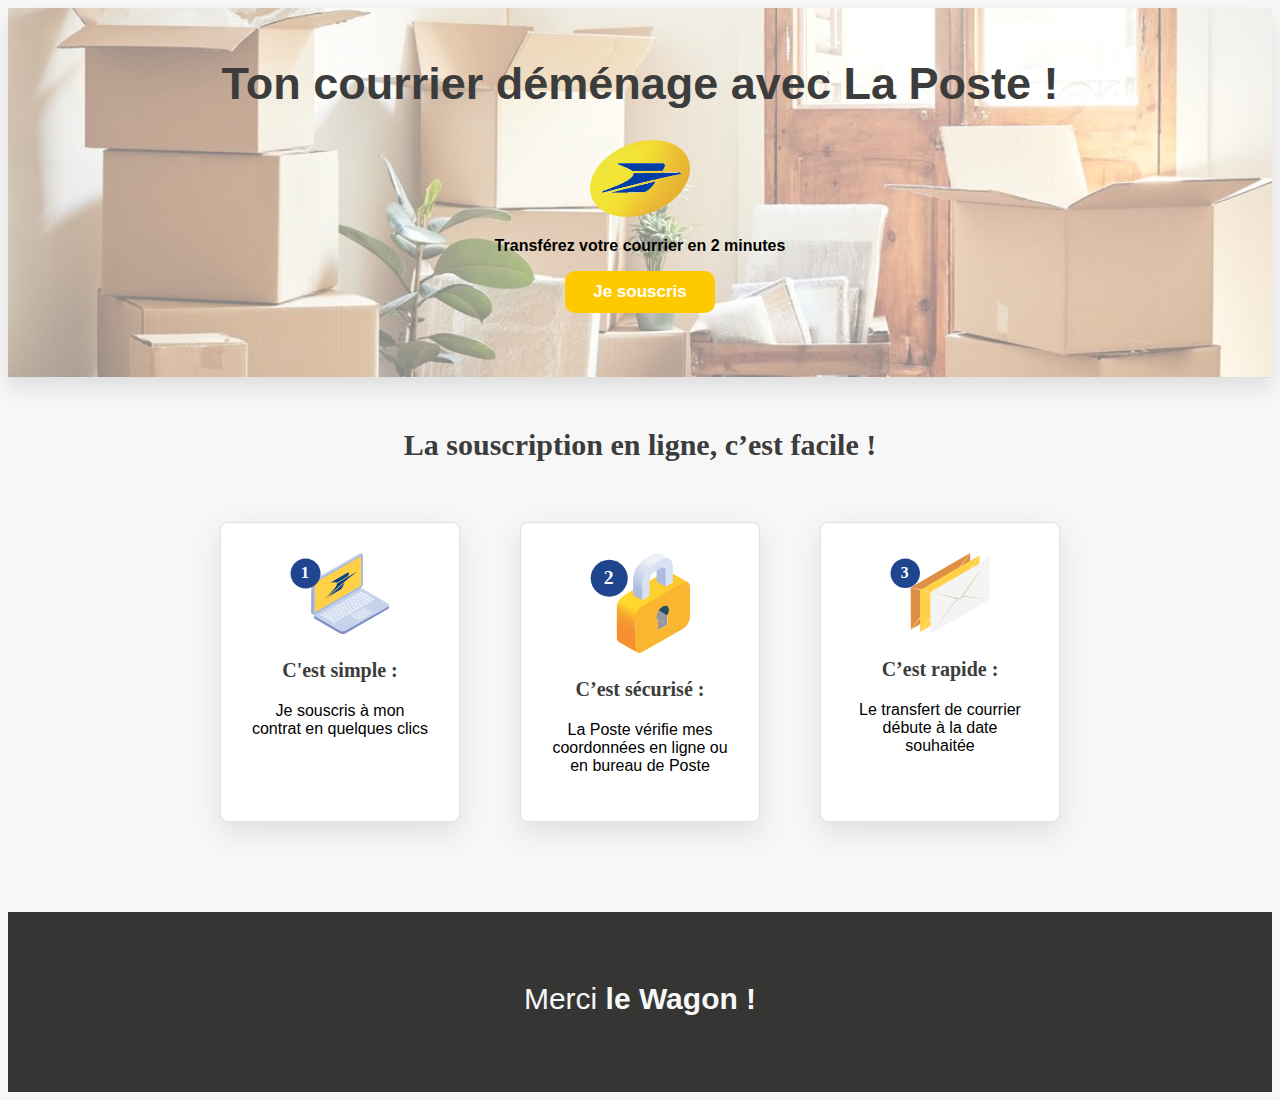
<file: Index.html>
<!DOCTYPE html>
<html>
  <head>
	<title>Déménagement  | La Poste</title>
  	<meta name="description" content="Vous déménagez ? Transférez votre courrier en 2 minutes !">
  	<meta charset="utf-8">
  	<link rel="stylesheet" href="style.css">
  </head>

  <body>
	<div id="banner">
		<h1>Ton courrier déménage avec La Poste !</h1>
		<img src="images/la_poste_logo.png" alt="la_poste_logo" width="100px">
		<p><strong>Transférez votre courrier en 2 minutes</strong></p>
		
		<a class="typeform-share button" href="https://form.typeform.com/to/GM0WwwVV" data-mode="popup" style="display:inline-block;text-decoration:none;background-color:#FFC900;color:white;cursor:pointer;font-family:Helvetica,Arial,sans-serif;font-size:17px;line-height:42.5px;text-align:center;margin:0;height:42.5px;padding:0px 28px;border-radius:10px;max-width:100%;white-space:nowrap;overflow:hidden;text-overflow:ellipsis;font-weight:bold;-webkit-font-smoothing:antialiased;-moz-osx-font-smoothing:grayscale;" data-submit-close-delay="2" target="_blank">Je souscris </a> <script> (function() { var qs,js,q,s,d=document, gi=d.getElementById, ce=d.createElement, gt=d.getElementsByTagName, id="typef_orm_share", b="https://embed.typeform.com/"; if(!gi.call(d,id)){ js=ce.call(d,"script"); js.id=id; js.src=b+"embed.js"; q=gt.call(d,"script")[0]; q.parentNode.insertBefore(js,q) } })() </script>	
	</div>	

	<h2>La souscription en ligne, c’est facile !</h2>
		
	<div class="container">
		<div class="card">
  		<img src="images/card_image_1.svg" alt="souscription">
  		<h3>C'est simple :</h3>
  		<p>Je souscris à mon contrat en quelques clics</p>	
  		</div>
  		
  		<div class="card">
  		<img src="images/card_image_2.svg" alt="souscription">
  		<h3>C’est sécurisé :</h3>
  		<p>La Poste vérifie mes coordonnées en ligne ou en bureau de Poste</p>	
  		</div>
  		
  		<div class="card">
  		<img src="images/card_image_3.svg" alt="souscription">
  		<h3>C’est rapide :</h3>
  		<p>Le transfert de courrier débute à la date souhaitée</p>	
  		</div>
	</div>

  	<div id="footer">
  		<p>Merci <a href="https://www.lewagon.com"><strong>le Wagon !</strong></a></p>

  	</div>
	
  </body>
</html>
</file>
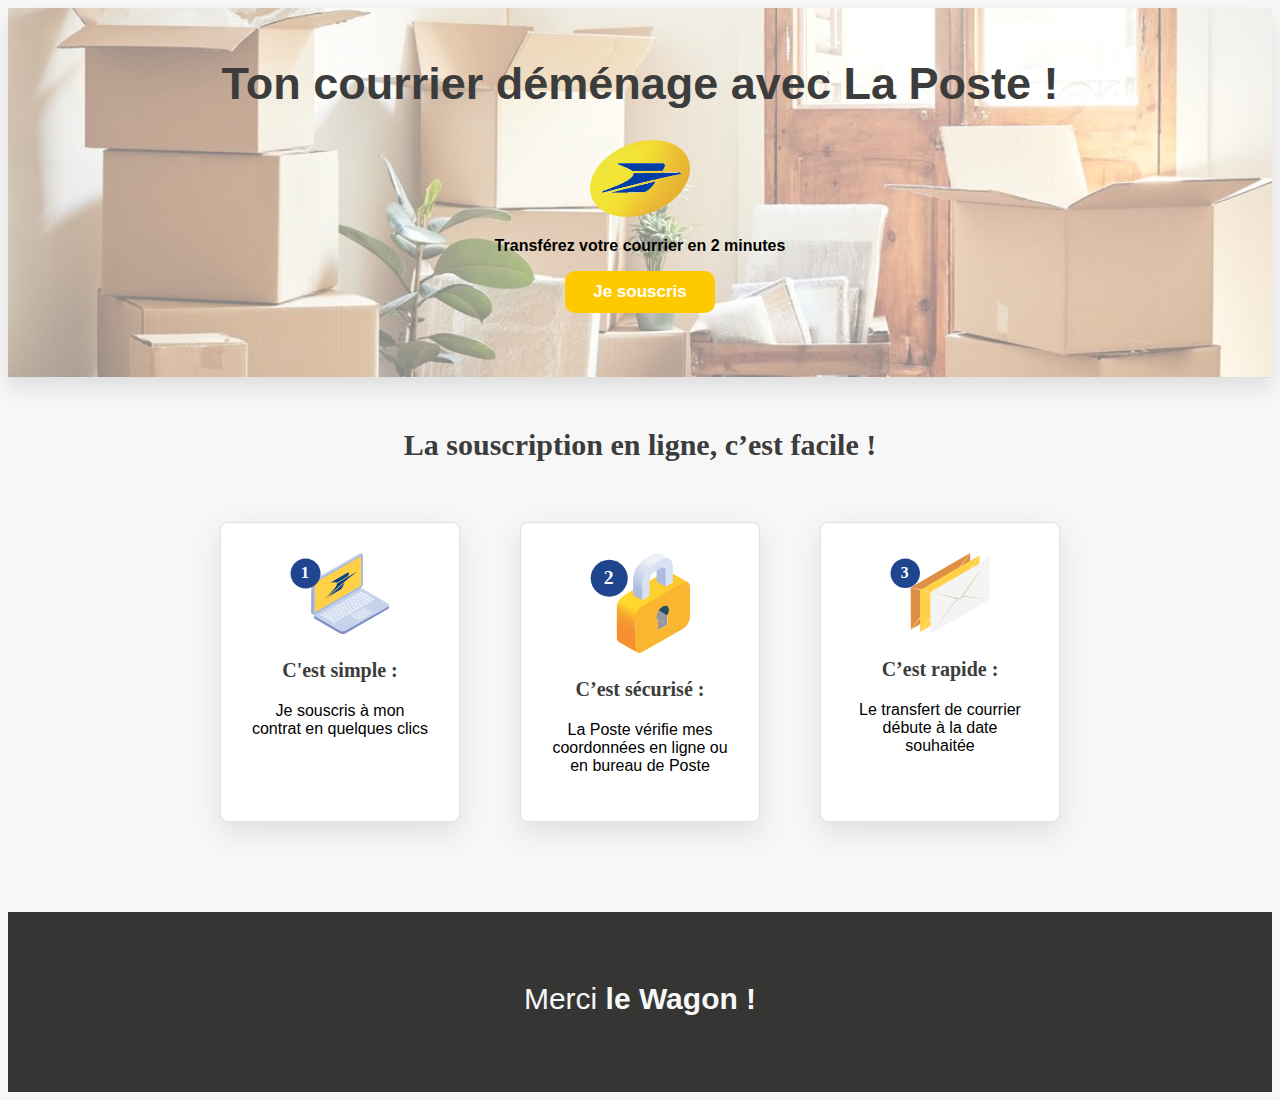
<file: index.html>
<!DOCTYPE html>
<html>
  <head>
	<title>Déménagement  | La Poste</title>
  	<meta name="description" content="Vous déménagez ? Transférez votre courrier en 2 minutes !">
  	<meta charset="utf-8">
  	<link rel="stylesheet" href="style.css">
  </head>

  <body>
	<div id="banner">
		<h1>Ton courrier déménage avec La Poste !</h1>
		<img src="images/la_poste_logo.png" alt="la_poste_logo" width="100px">
		<p><strong>Transférez votre courrier en 2 minutes</strong></p>
		
		<a class="typeform-share button" href="https://form.typeform.com/to/GM0WwwVV" data-mode="popup" style="display:inline-block;text-decoration:none;background-color:#FFC900;color:white;cursor:pointer;font-family:Helvetica,Arial,sans-serif;font-size:17px;line-height:42.5px;text-align:center;margin:0;height:42.5px;padding:0px 28px;border-radius:10px;max-width:100%;white-space:nowrap;overflow:hidden;text-overflow:ellipsis;font-weight:bold;-webkit-font-smoothing:antialiased;-moz-osx-font-smoothing:grayscale;" data-submit-close-delay="2" target="_blank">Je souscris </a> <script> (function() { var qs,js,q,s,d=document, gi=d.getElementById, ce=d.createElement, gt=d.getElementsByTagName, id="typef_orm_share", b="https://embed.typeform.com/"; if(!gi.call(d,id)){ js=ce.call(d,"script"); js.id=id; js.src=b+"embed.js"; q=gt.call(d,"script")[0]; q.parentNode.insertBefore(js,q) } })() </script>	
	</div>	

	<h2>La souscription en ligne, c’est facile !</h2>
		
	<div class="container">
		<div class="card">
  		<img src="images/card_image_1.svg" alt="souscription">
  		<h3>C'est simple :</h3>
  		<p>Je souscris à mon contrat en quelques clics</p>	
  		</div>
  		
  		<div class="card">
  		<img src="images/card_image_2.svg" alt="souscription">
  		<h3>C’est sécurisé :</h3>
  		<p>La Poste vérifie mes coordonnées en ligne ou en bureau de Poste</p>	
  		</div>
  		
  		<div class="card">
  		<img src="images/card_image_3.svg" alt="souscription">
  		<h3>C’est rapide :</h3>
  		<p>Le transfert de courrier débute à la date souhaitée</p>	
  		</div>
	</div>

  	<div id="footer">
  		<p>Merci <a href="https://www.lewagon.com"><strong>le Wagon !</strong></a></p>

  	</div>
	
  </body>
</html>
</file>
<file: style.css>
h1,h2,h3 {
color: #3C3C3C;
} 

h1{
font-size:45px;
font-family: Arial;
text-align: center;
}  

h2 {
font-size:30px;
font-family: Montserrat;
text-align: center;
margin: 50px 0px 0px;
}

h3{
font-size:20px;
font-family: Montserrat;	
}

p{ 
font-family: Arial;
 }

 a{
 text-decoration: none; 
 color:#F7F7F7; 
}
 
 a:hover {
 	color:#20458f ;
 }
 
body {
	background-color: #F7F7F7;
}


#banner{
background-image: linear-gradient(0deg, rgba(255, 255, 255, 0.5) 0%, rgba(255, 255, 255, 0.5) 0%), url(images/demenagement_1.jpg);
background-size: cover;
background-position: center;
text-align: center;
padding: 20px 80px 60px;
border-bottom: 1px solid #E1E1E1;
box-shadow: 0 10px 20px rgba(0,0,0,.1)
}

.typeform-share:hover { 
background-color: #ffffe5  !important ; 
color: #ffc900 !important;
}

.container{
width: 400px;
margin: 30px auto;
display: grid;
grid-template-columns: 1fr;
}

.card{
border: 1px solid #E1E1E1;
padding: 30px ;
margin: 30px;
border-radius: 3%;
text-align: center;
background-color: white;
box-shadow: 0 10px 30px rgba(0,0,0,.1);  
}

.card img{ 
	width: 100px 
}

#footer{
background-color:#353534; 
height: 100px;
text-align: center;
color: #F7F7F7;
padding: 40px 30px;
margin: 60px 0px 0px ;
font-size: 30px;
}


@media (min-width: 700px) {
	.container{
		width: 600px;
		grid-template-columns: 1fr 1fr;
	}
}

@media (min-width: 1000px) {
	.container{
		width: 900px;
		grid-template-columns: 1fr 1fr 1fr ;
	}
}
</file>
